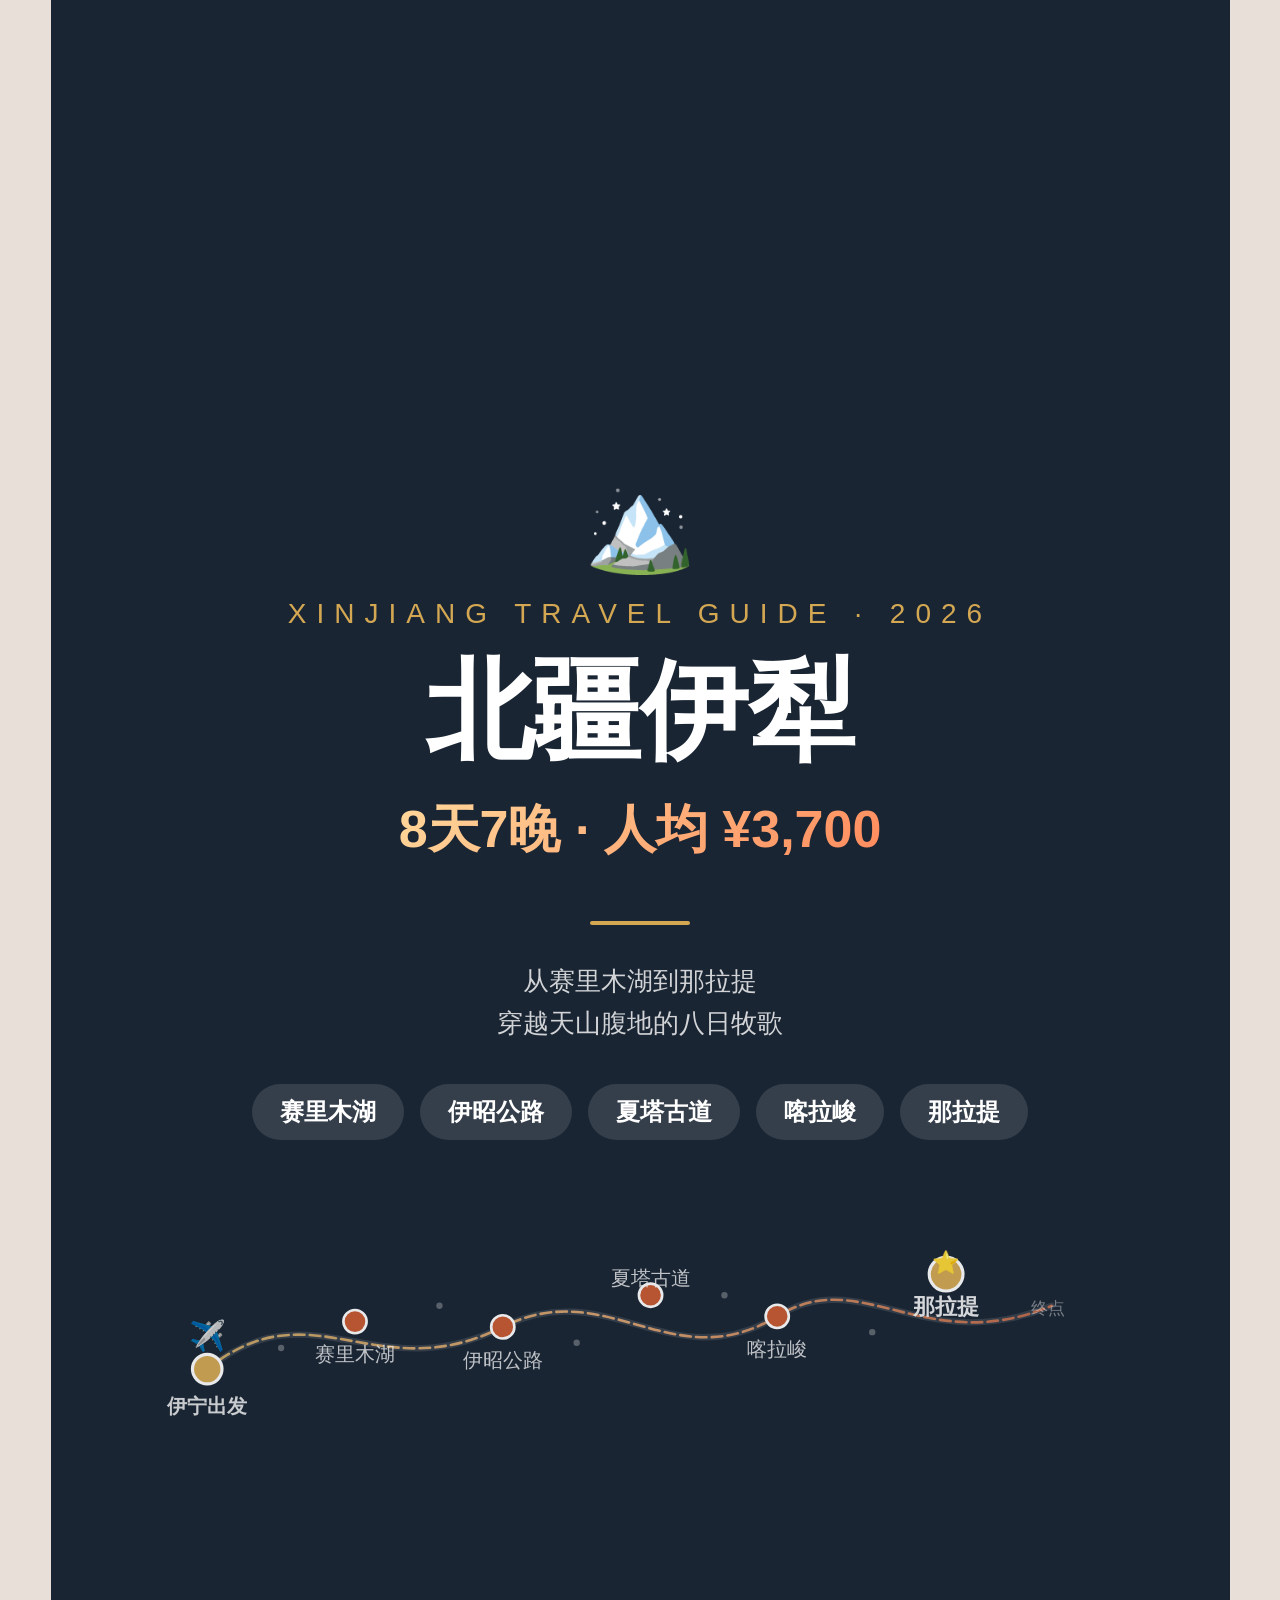
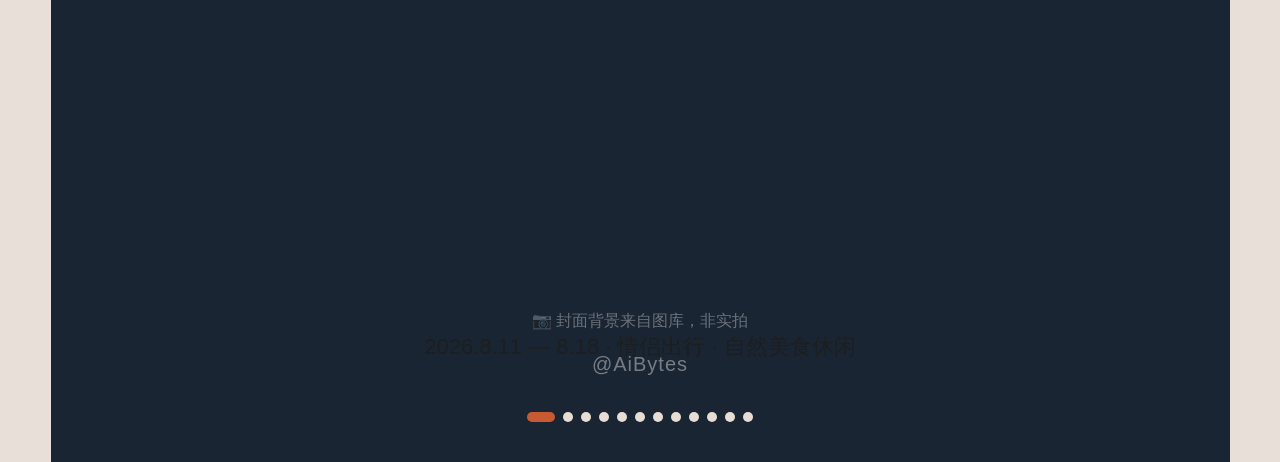
<file: travel-skill/examples/xinjiang/xiaohongshu/01-cover.html>
<!DOCTYPE html>
<html lang="zh-CN">
<head>
<meta charset="UTF-8"><title>北疆伊犁 · 八日牧歌</title>
<link rel="stylesheet" href="shared.css">
<style>
  body { background: #1A2533; }
  .cover-bg-img {
    position: absolute; inset: 0;
    background: url('https://images.pexels.com/photos/17804518/pexels-photo-17804518.jpeg?auto=compress&cs=tinysrgb&w=1200') center/cover no-repeat;
  }
  .cover-overlay-strong {
    position: absolute; inset: 0;
    background: linear-gradient(180deg, rgba(26,37,51,0.15) 0%, rgba(26,37,51,0.65) 50%, rgba(26,37,51,0.92) 100%);
  }
  .hero-icon { font-size: 90px; margin-bottom: 20px; }
  .divider { width: 100px; height: 4px; background: var(--gold); margin: 36px auto; border-radius: 2px; }
  .route-map { margin: 40px auto 0; width: 950px; height: 240px; opacity: 0.9; }
  .bottom-bar { position: absolute; bottom: 100px; left: 0; right: 0; text-align: center; z-index: 3; }
</style>
</head>
<body>
<div class="card">
  <div class="cover-bg-img"></div>
  <div class="cover-overlay-strong"></div>

  <div class="cover-content" style="position:relative;z-index:2;">
    <div class="hero-icon">🏔️</div>
    <div class="cover-tagline">XINJIANG TRAVEL GUIDE · 2026</div>
    <div class="cover-title">北疆伊犁</div>
    <div class="cover-hook">8天7晚 · 人均 ¥3,700</div>
    <div class="divider"></div>
    <div class="cover-sub">从赛里木湖到那拉提<br>穿越天山腹地的八日牧歌</div>
    <div class="cover-tags">
      <span>赛里木湖</span><span>伊昭公路</span><span>夏塔古道</span><span>喀拉峻</span><span>那拉提</span>
    </div>

    <svg class="route-map" viewBox="0 0 900 200" xmlns="http://www.w3.org/2000/svg">
      <defs>
        <linearGradient id="rg" x1="0%" y1="0%" x2="100%" y2="0%">
          <stop offset="0%" stop-color="#D4A853"/>
          <stop offset="50%" stop-color="#E8A060"/>
          <stop offset="100%" stop-color="#C85A32"/>
        </linearGradient>
      </defs>
      <!-- 主路线曲线 -->
      <path d="M 40,120 C 140,40 200,140 320,80 C 420,30 480,130 580,70 C 660,20 720,110 840,60"
            stroke="url(#rg)" stroke-width="2.5" fill="none"
            stroke-dasharray="10,5" stroke-linecap="round" opacity="0.9"/>
      <!-- 浅色底影路线 -->
      <path d="M 40,120 C 140,40 200,140 320,80 C 420,30 480,130 580,70 C 660,20 720,110 840,60"
            stroke="rgba(255,255,255,0.12)" stroke-width="6" fill="none"
            stroke-linecap="round"/>

      <!-- 起点：伊宁 ✈️ -->
      <circle cx="40" cy="120" r="14" fill="#D4A853" stroke="#fff" stroke-width="3"/>
      <text x="40" y="98" text-anchor="middle" fill="#D4A853" font-size="28">✈️</text>
      <text x="40" y="162" text-anchor="middle" fill="rgba(255,255,255,0.85)" font-size="19" font-weight="600">伊宁出发</text>

      <!-- 赛里木湖 -->
      <circle cx="180" cy="75" r="11" fill="#C85A32" stroke="#fff" stroke-width="2.5"/>
      <text x="180" y="112" text-anchor="middle" fill="rgba(255,255,255,0.8)" font-size="19">赛里木湖</text>

      <!-- 伊昭公路 -->
      <circle cx="320" cy="80" r="11" fill="#C85A32" stroke="#fff" stroke-width="2.5"/>
      <text x="320" y="118" text-anchor="middle" fill="rgba(255,255,255,0.8)" font-size="19">伊昭公路</text>

      <!-- 夏塔古道 -->
      <circle cx="460" cy="50" r="11" fill="#C85A32" stroke="#fff" stroke-width="2.5"/>
      <text x="460" y="40" text-anchor="middle" fill="rgba(255,255,255,0.8)" font-size="19">夏塔古道</text>

      <!-- 喀拉峻 -->
      <circle cx="580" cy="70" r="11" fill="#C85A32" stroke="#fff" stroke-width="2.5"/>
      <text x="580" y="108" text-anchor="middle" fill="rgba(255,255,255,0.8)" font-size="19">喀拉峻</text>

      <!-- 终点：那拉提 ⭐ -->
      <circle cx="740" cy="30" r="16" fill="#D4A853" stroke="#fff" stroke-width="3"/>
      <text x="740" y="26" text-anchor="middle" fill="#fff" font-size="21">⭐</text>
      <text x="740" y="68" text-anchor="middle" fill="rgba(255,255,255,0.9)" font-size="21" font-weight="700">那拉提</text>
      <text x="820" y="68" text-anchor="start" fill="rgba(255,255,255,0.45)" font-size="16">终点</text>

      <!-- 小装饰点：沿路散布 -->
      <circle cx="110" cy="100" r="3" fill="rgba(255,255,255,0.3)"/>
      <circle cx="260" cy="60" r="3" fill="rgba(255,255,255,0.3)"/>
      <circle cx="390" cy="95" r="3" fill="rgba(255,255,255,0.3)"/>
      <circle cx="530" cy="50" r="3" fill="rgba(255,255,255,0.3)"/>
      <circle cx="670" cy="85" r="3" fill="rgba(255,255,255,0.3)"/>
    </svg>
  </div>

  <div style="position:absolute;bottom:130px;left:0;right:0;text-align:center;z-index:3;font-size:16px;color:rgba(255,255,255,0.35);">📷 封面背景来自图库，非实拍</div>
  <div class="bottom-bar"><div class="cover-footer">2026.8.11 — 8.18 · 情侣出行 · 自然美食休闲</div></div>
  <div class="sig" style="position:relative;z-index:3;color:rgba(255,255,255,0.4);">@AiBytes</div>
  <div class="progress" style="position:relative;z-index:3;"><span class="active"></span><span></span><span></span><span></span><span></span><span></span><span></span><span></span><span></span><span></span><span></span><span></span></div>
</div>
</body>
</html>
</file>
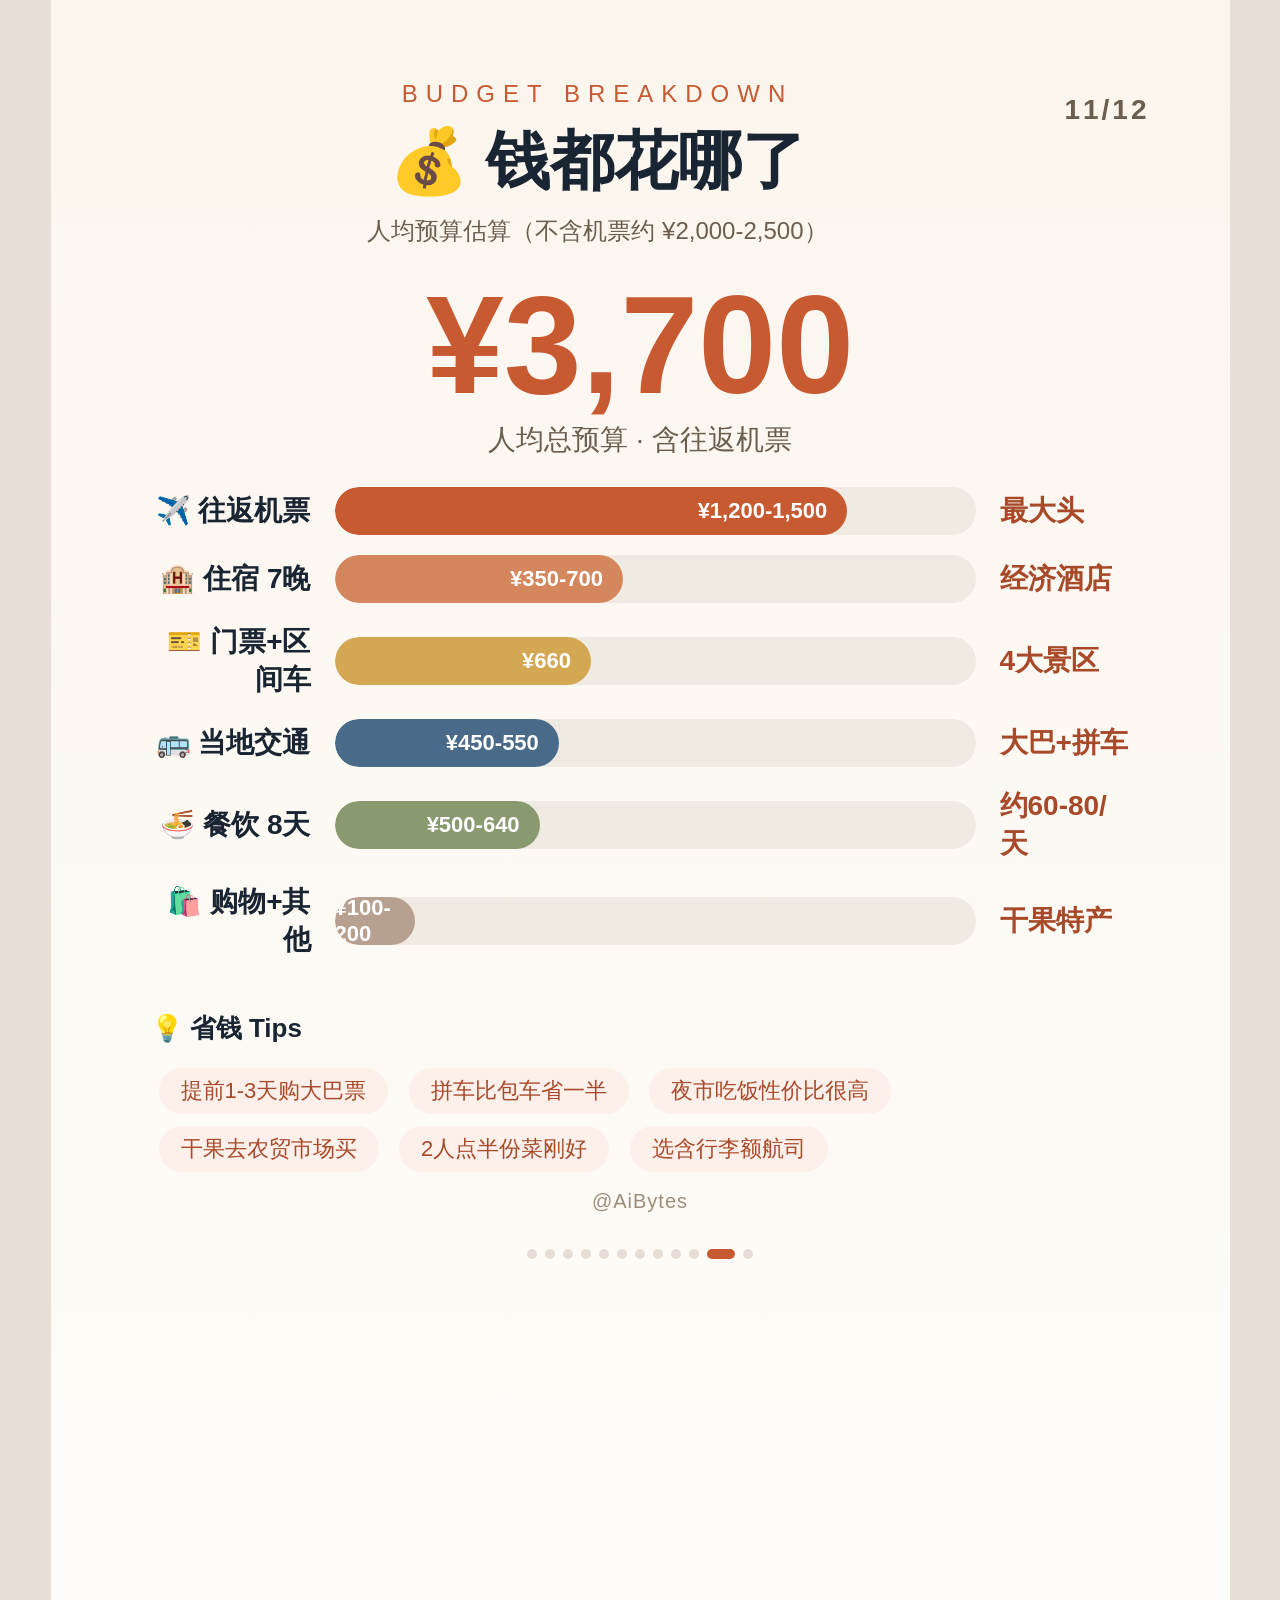
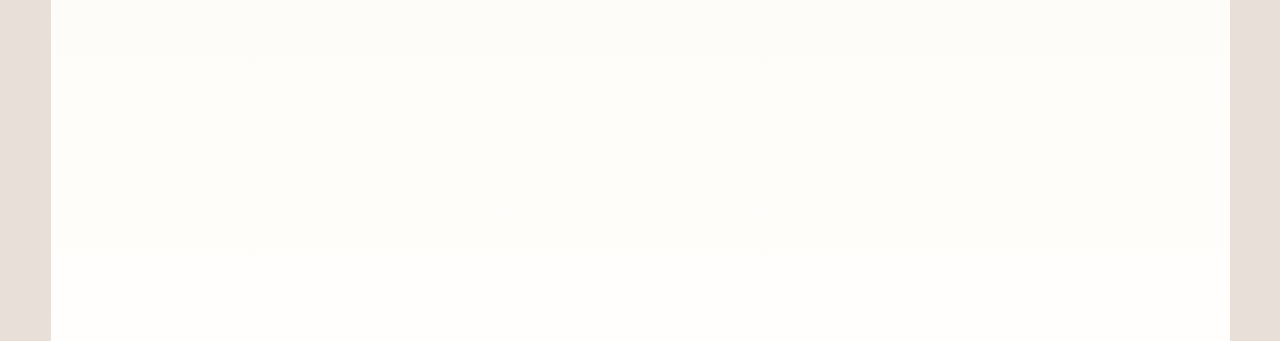
<file: travel-skill/examples/xinjiang/xiaohongshu/11-budget.html>
<!DOCTYPE html>
<html lang="zh-CN">
<head>
<meta charset="UTF-8"><title>预算一览</title>
<link rel="stylesheet" href="shared.css">
<style>body{background:linear-gradient(180deg,#FBF5ED 0%,#FFFEFC 100%)}</style>
</head>
<body>
<div class="card">
  <div class="day-header">
    <div class="day-header-left">
      <div class="budget-header" style="padding:0;">
        <div class="bh-label">BUDGET BREAKDOWN</div>
        <div class="bh-title">💰 钱都花哪了</div>
        <div class="bh-sub">人均预算估算（不含机票约 ¥2,000-2,500）</div>
      </div>
    </div>
    <div class="day-pn">11/12</div>
  </div>

  <div class="total-badge">
    <div class="tb-num">¥3,700</div>
    <div class="tb-label">人均总预算 · 含往返机票</div>
  </div>

  <div class="bars-section">
    <div class="bar-row"><div class="bar-label">✈️ 往返机票</div><div class="bar-track"><div class="bar-fill c1">¥1,200-1,500</div></div><div class="bar-amount">最大头</div></div>
    <div class="bar-row"><div class="bar-label">🏨 住宿 7晚</div><div class="bar-track"><div class="bar-fill c2">¥350-700</div></div><div class="bar-amount">经济酒店</div></div>
    <div class="bar-row"><div class="bar-label">🎫 门票+区间车</div><div class="bar-track"><div class="bar-fill c3">¥660</div></div><div class="bar-amount">4大景区</div></div>
    <div class="bar-row"><div class="bar-label">🚌 当地交通</div><div class="bar-track"><div class="bar-fill c4">¥450-550</div></div><div class="bar-amount">大巴+拼车</div></div>
    <div class="bar-row"><div class="bar-label">🍜 餐饮 8天</div><div class="bar-track"><div class="bar-fill c5">¥500-640</div></div><div class="bar-amount">约60-80/天</div></div>
    <div class="bar-row"><div class="bar-label">🛍️ 购物+其他</div><div class="bar-track"><div class="bar-fill c6">¥100-200</div></div><div class="bar-amount">干果特产</div></div>
  </div>

  <div class="tips-section">
    <h4>💡 省钱 Tips</h4>
    <span class="tip-row">提前1-3天购大巴票</span>
    <span class="tip-row">拼车比包车省一半</span>
    <span class="tip-row">夜市吃饭性价比很高</span>
    <span class="tip-row">干果去农贸市场买</span>
    <span class="tip-row">2人点半份菜刚好</span>
    <span class="tip-row">选含行李额航司</span>
  </div>

  <div class="sig">@AiBytes</div>
  <div class="progress"><span></span><span></span><span></span><span></span><span></span><span></span><span></span><span></span><span></span><span></span><span class="active"></span><span></span></div>
</div>
</body>
</html>
</file>
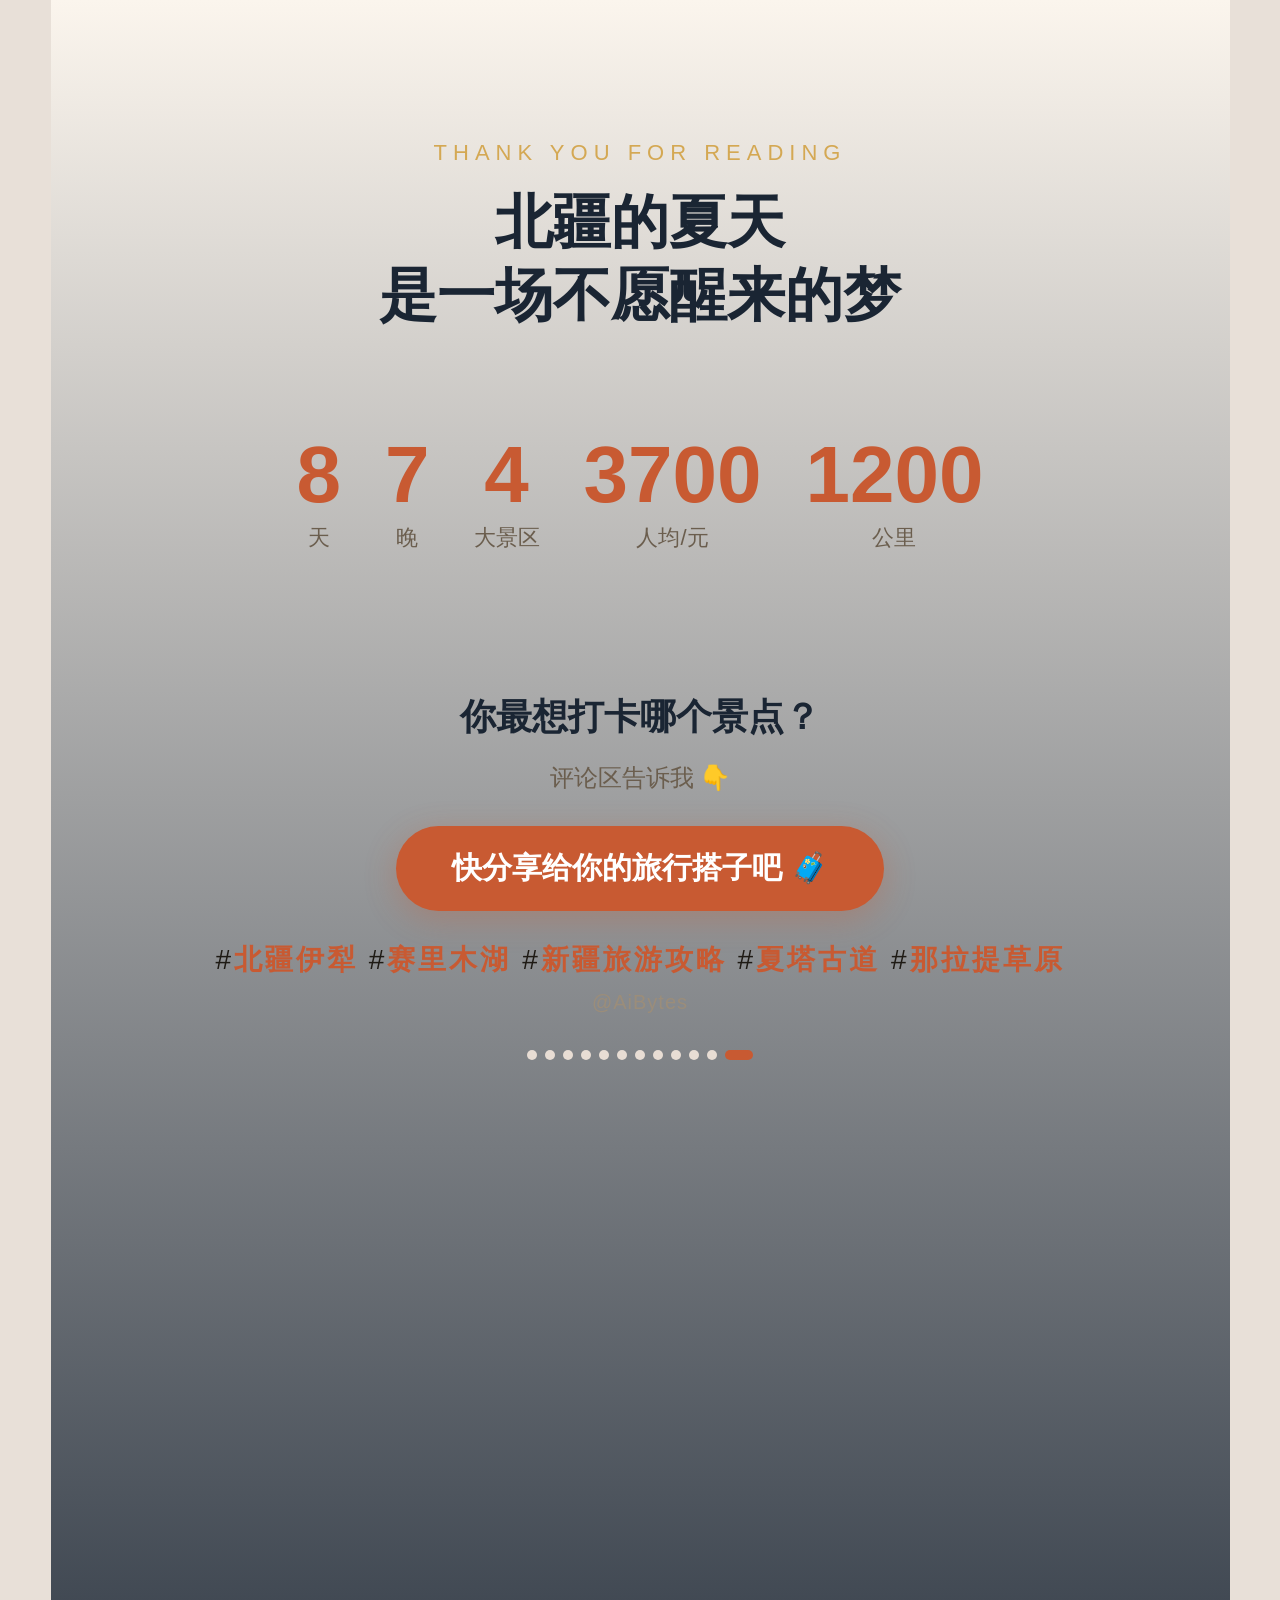
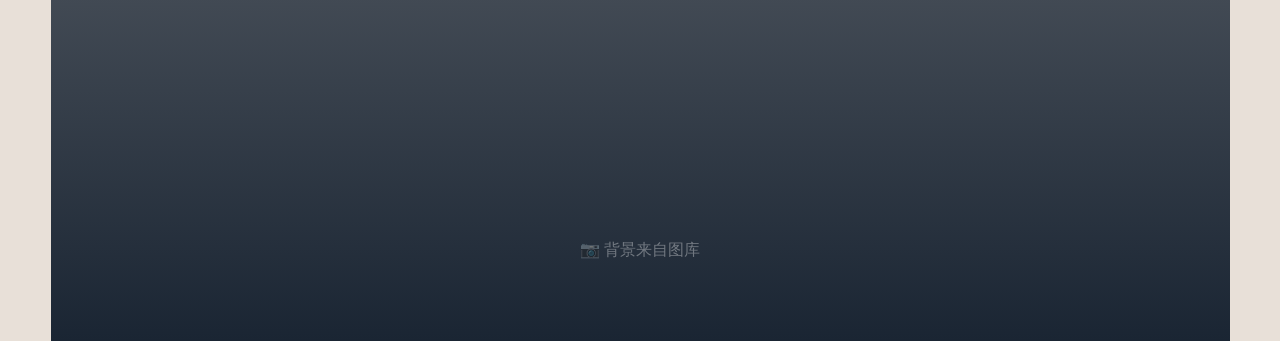
<file: travel-skill/examples/xinjiang/xiaohongshu/12-ending.html>
<!DOCTYPE html>
<html lang="zh-CN">
<head>
<meta charset="UTF-8"><title>北疆伊犁 · 结尾</title>
<link rel="stylesheet" href="shared.css">
<style>
  body { background: linear-gradient(180deg, #FBF5ED 0%, #1A2533 100%); }
  .ending-bg-img {
    position: absolute; inset: 0;
    background: url('https://images.pexels.com/photos/25841505/pexels-photo-25841505.jpeg?auto=compress&cs=tinysrgb&w=1200') center/cover no-repeat;
    opacity: 0.18;
  }
  .top-section { padding-top: 140px; position: relative; z-index: 2; text-align: center; }
  .mid-section { padding-top: 56px; position: relative; z-index: 2; }
  .bot-section { padding-top: 80px; text-align: center; position: relative; z-index: 2; }
  .tags-line { font-size: 28px; margin-top: 36px; letter-spacing: 3px; }
  .tags-line span { color: var(--clay); font-weight: 700; }
</style>
</head>
<body>
<div class="card">
  <div class="ending-bg-img"></div>
  <div style="position:absolute;bottom:80px;left:0;right:0;text-align:center;z-index:3;font-size:16px;color:rgba(255,255,255,0.35);">📷 背景来自图库</div>

  <div class="top-section">
    <div style="font-size:22px;color:var(--gold);letter-spacing:6px;margin-bottom:20px;">THANK YOU FOR READING</div>
    <div class="ending-quote" style="font-size:58px;">北疆的夏天<br>是一场不愿醒来的梦</div>
  </div>

  <div class="mid-section">
    <div class="ending-stats" style="justify-content:center;">
      <div class="ending-stat"><div class="num">8</div><div class="label">天</div></div>
      <div class="ending-stat"><div class="num">7</div><div class="label">晚</div></div>
      <div class="ending-stat"><div class="num">4</div><div class="label">大景区</div></div>
      <div class="ending-stat"><div class="num">3700</div><div class="label">人均/元</div></div>
      <div class="ending-stat"><div class="num">1200</div><div class="label">公里</div></div>
    </div>
  </div>

  <div class="bot-section">
    <div class="ending-cta">你最想打卡哪个景点？</div>
    <div class="ending-cta-sub" style="margin-bottom:32px;">评论区告诉我 👇</div>
    <div class="cta-box">快分享给你的旅行搭子吧 🧳</div>
    <div class="tags-line" style="margin-top:30px;">
      #<span>北疆伊犁</span> #<span>赛里木湖</span> #<span>新疆旅游攻略</span> #<span>夏塔古道</span> #<span>那拉提草原</span>
    </div>
  </div>

  <div class="sig" style="position:relative;z-index:3;">@AiBytes</div>
  <div class="progress" style="position:relative;z-index:3;"><span></span><span></span><span></span><span></span><span></span><span></span><span></span><span></span><span></span><span></span><span></span><span class="active"></span></div>
</div>
</body>
</html>
</file>
<file: travel-skill/examples/xinjiang/xiaohongshu/shared.css>
/* ═══════════════════════════════════════
   Xiaohongshu Cards — Shared Styles
   1179 × 1941px fixed canvas, scrollable
   ═══════════════════════════════════════ */

:root {
  --clay: #C85A32; --clay-d: #A84A2A; --clay-l: #FDF0EA;
  --ink: #1A2533; --ink-l: #3A4A5E;
  --gold: #D4A853; --gold-l: #FAF1E0;
  --cream: #FBF5ED; --white: #FFFEFC;
  --border: #E8DDD4; --border-l: #F0E8DC;
  --text: #1E1A14; --muted: #6B5E4E; --light: #9B8D7A;
  --meal: #C85A32; --transit: #4A6A8A; --event: #D4A853;
  --w: 1179px; --h: 1941px;
}

* { margin: 0; padding: 0; box-sizing: border-box; }

html { background: #E8E0D8; }
body {
  width: var(--w); min-height: var(--h); margin: 0 auto;
  font-family: "PingFang SC", "Hiragino Sans GB", "Microsoft YaHei", "Noto Serif SC", sans-serif;
  color: var(--text); background: var(--white);
  position: relative; -webkit-font-smoothing: antialiased;
}

/* ─── Card Container ─── */
.card {
  width: var(--w); min-height: var(--h); position: relative;
  display: flex; flex-direction: column;
}

/* ─── Progress Dots ─── */
.progress {
  display: flex; gap: 8px; justify-content: center; padding: 28px 0 40px;
}
.progress span {
  width: 10px; height: 10px; border-radius: 50%; background: var(--border);
  flex-shrink: 0;
}
.progress span.active { background: var(--clay); width: 28px; border-radius: 5px; }

/* ─── Screenshot Hint ─── */
.sh {
  text-align: center; padding: 12px 0 20px; font-size: 15px; color: var(--light);
  letter-spacing: 2px; flex-shrink: 0;
}

/* ─── Watermark ─── */
.wm {
  text-align: center; padding: 16px 0 40px; font-size: 15px; color: var(--light);
  letter-spacing: 1px; flex-shrink: 0;
}

/* ─── Day Header ─── */
.day-header {
  padding: 80px 80px 0 80px; flex-shrink: 0;
  display: flex; justify-content: space-between; align-items: flex-start;
}
.day-header-left { flex: 1; }
.day-num-watermark {
  font-size: 200px; font-weight: 900; line-height: 1;
  color: var(--clay); opacity: 0.07; position: absolute; top: 20px; left: 40px;
  z-index: 0; pointer-events: none;
}
.day-pn {
  font-size: 28px; font-weight: 700; color: var(--muted); letter-spacing: 3px;
  white-space: nowrap; padding-top: 14px; flex-shrink: 0;
}
.day-label {
  font-size: 30px; font-weight: 700; color: var(--clay);
  letter-spacing: 8px; text-transform: uppercase; margin-bottom: 10px;
}
.day-title {
  font-size: 72px; font-weight: 900; color: var(--ink);
  line-height: 1.1; letter-spacing: -0.5px;
}
.day-meta {
  display: flex; gap: 24px; margin-top: 22px; align-items: center; flex-wrap: wrap;
}

/* ─── Tag Pills ─── */
.tag {
  display: inline-block; padding: 10px 26px; border-radius: 100px;
  font-size: 22px; font-weight: 600;
}
.tag-wx-s { background: #FEF6E8; color: #C97A20; }
.tag-wx-c { background: #EEF2F8; color: #4A6290; }

/* ─── Timeline Bracket Cards ─── */
.timeline {
  display: flex; flex-direction: column; gap: 16px;
  padding: 40px 80px 0 80px; flex-shrink: 0;
}
.tl-row {
  display: grid; grid-template-columns: 120px 1fr; gap: 20px; align-items: start;
  padding: 22px 28px; border-radius: 16px;
  border-left: 6px solid var(--border-l); background: #fefaf7;
  font-size: 28px; line-height: 1.6;
}
.tl-row.meal { border-left-color: var(--meal); background: linear-gradient(90deg, rgba(200,90,50,0.05), rgba(200,90,50,0.01)); }
.tl-row.transit { border-left-color: var(--transit); background: linear-gradient(90deg, rgba(74,106,138,0.05), rgba(74,106,138,0.01)); }
.tl-row.free { border-left-color: var(--gold); background: linear-gradient(90deg, rgba(212,168,83,0.06), rgba(212,168,83,0.01)); }
.tl-time { font-weight: 700; color: var(--clay-d); font-size: 30px; white-space: nowrap; }
.tl-body strong { display: block; color: var(--ink); margin-bottom: 4px; font-size: 28px; }
.tl-body .tl-note { font-size: 22px; color: var(--muted); }

/* ─── Key-Time Badge ─── */
.kt {
  display: inline-block; padding: 6px 18px; border-radius: 100px;
  font-weight: 700; font-size: 22px;
}
.kt.m { background: #FDE8DE; color: var(--clay-d); }
.kt.t { background: #E8EDF4; color: #4A6A8A; }
.kt.e { background: var(--gold-l); color: #7A5F18; }

/* ─── Attraction Card ─── */
.attr {
  padding: 40px 80px; flex-shrink: 0;
  display: grid; grid-template-columns: 1fr 1fr; gap: 40px;
}
.attr-img {
  width: 100%; height: 480px; object-fit: cover; border-radius: 16px;
  border: 1px solid var(--border-l);
}
.attr-info h4 { font-size: 40px; color: var(--clay-d); margin-bottom: 16px; }
.attr-info p { font-size: 26px; color: var(--muted); line-height: 1.8; }
.attr-meta { display: flex; flex-wrap: wrap; gap: 12px; margin: 16px 0; }
.attr-meta em {
  background: var(--clay-l); padding: 8px 22px; border-radius: 100px;
  font-size: 20px; color: var(--muted); font-style: normal;
}
.img-cap { display: block; font-size: 19px; color: var(--light); margin-top: 10px; }

/* ─── Signature ─── */
.sig {
  text-align: center; padding: 12px 0 8px; flex-shrink: 0;
  font-size: 20px; color: var(--light); letter-spacing: 1px;
}

/* ─── Rainy Block ─── */
.rainy {
  margin: 0 80px; padding: 18px 28px; flex-shrink: 0;
  border: 1px dashed #D0D8E0; background: #F8FAFC;
  border-radius: 12px; font-size: 22px; color: var(--muted);
}
.rainy strong { color: var(--ink); }

/* ─── Cover-specific ─── */
.cover-bg {
  position: absolute; inset: 0; width: 100%; height: 100%; object-fit: cover;
}
.cover-overlay {
  position: absolute; inset: 0;
  background: linear-gradient(180deg, rgba(26,37,51,0.3) 0%, rgba(26,37,51,0.7) 45%, rgba(26,37,51,0.95) 100%);
}
.cover-content {
  position: relative; z-index: 2; display: flex; flex-direction: column;
  align-items: center; justify-content: center; height: 1941px; padding: 80px;
  color: #fff; text-align: center;
}
.cover-tagline {
  font-size: 28px; font-weight: 500; letter-spacing: 10px;
  color: var(--gold); margin-bottom: 24px; text-transform: uppercase;
}
.cover-title {
  font-size: 108px; font-weight: 900; line-height: 1.05; letter-spacing: -1px;
  margin-bottom: 28px;
}
.cover-hook {
  font-size: 52px; font-weight: 700; margin-bottom: 20px;
  background: linear-gradient(135deg, #FFD89B, #FF8A5C); -webkit-background-clip: text;
  -webkit-text-fill-color: transparent; background-clip: text;
}
.cover-sub {
  font-size: 26px; opacity: 0.8; margin-bottom: 40px; line-height: 1.6;
}
.cover-tags {
  display: flex; flex-wrap: wrap; justify-content: center; gap: 16px; margin-bottom: 48px;
}
.cover-tags span {
  background: rgba(255,255,255,0.12); backdrop-filter: blur(8px);
  padding: 12px 28px; border-radius: 100px; font-size: 24px; font-weight: 600;
}
.cover-footer {
  font-size: 22px; opacity: 0.6;
}

/* ─── Ending-specific ─── */
.ending-bg-img {
  position: absolute; inset: 0; width: 100%; height: 100%; object-fit: cover; opacity: 0.18;
}
.ending-content {
  position: relative; z-index: 2; display: flex; flex-direction: column;
  align-items: center; justify-content: center; height: 1941px; padding: 80px 100px;
  text-align: center;
}
.ending-quote {
  font-size: 68px; font-weight: 900; color: var(--ink);
  line-height: 1.25; margin-bottom: 48px;
}
.ending-stats {
  display: flex; gap: 44px; margin-bottom: 60px;
}
.ending-stat { text-align: center; }
.ending-stat .num { font-size: 80px; font-weight: 900; color: var(--clay); line-height: 1; }
.ending-stat .label { font-size: 22px; color: var(--muted); margin-top: 8px; }
.ending-cta { font-size: 36px; font-weight: 700; color: var(--ink); margin-bottom: 20px; }
.ending-cta-sub { font-size: 24px; color: var(--muted); margin-bottom: 48px; }
.cta-box {
  display: inline-block; background: var(--clay); color: #fff;
  padding: 22px 56px; border-radius: 100px; font-size: 30px; font-weight: 700;
  box-shadow: 0 8px 32px rgba(200,90,50,0.3);
}

/* ─── Food Grid ─── */
.food-header { padding: 80px 80px 40px; flex-shrink: 0; }
.food-header .fh-label { font-size: 24px; color: var(--gold); letter-spacing: 8px; margin-bottom: 10px; }
.food-header .fh-title { font-size: 68px; font-weight: 900; margin-bottom: 10px; }
.food-header .fh-sub { font-size: 24px; opacity: 0.7; }
.food-grid-dark {
  display: grid; grid-template-columns: 1fr 1fr; gap: 20px;
  padding: 0 80px 32px 80px; flex-shrink: 0;
}
.food-card {
  display: flex; gap: 20px; padding: 24px; border-radius: 16px;
  background: rgba(255,255,255,0.06); border: 1px solid rgba(255,255,255,0.1);
  align-items: center;
}
.food-card img { width: 130px; height: 130px; object-fit: cover; border-radius: 12px; flex-shrink: 0; }
.food-card h4 { font-size: 26px; margin-bottom: 4px; }
.food-card .fc-day { font-size: 18px; color: var(--gold); margin-bottom: 6px; }
.food-card .fc-dish { font-size: 20px; opacity: 0.85; }
.food-card .fc-price { font-size: 19px; opacity: 0.6; margin-top: 4px; }
.food-bottom { padding: 20px 80px 0; flex-shrink: 0; text-align: center; font-size: 24px; opacity: 0.6; }

/* ─── Budget Bars ─── */
.budget-header { padding: 100px 100px 16px; flex-shrink: 0; text-align: center; }
.budget-header .bh-label { font-size: 24px; color: var(--clay); letter-spacing: 8px; margin-bottom: 10px; }
.budget-header .bh-title { font-size: 64px; font-weight: 900; color: var(--ink); margin-bottom: 10px; }
.budget-header .bh-sub { font-size: 24px; color: var(--muted); }
.total-badge { text-align: center; padding: 28px 0; flex-shrink: 0; }
.total-badge .tb-num { font-size: 140px; font-weight: 900; color: var(--clay); line-height: 1; }
.total-badge .tb-label { font-size: 28px; color: var(--muted); margin-top: 6px; }
.bars-section { padding: 0 100px 20px; flex-shrink: 0; }
.bar-row { display: grid; grid-template-columns: 160px 1fr 130px; gap: 24px; align-items: center; margin-bottom: 20px; }
.bar-label { font-size: 28px; font-weight: 600; color: var(--ink); text-align: right; }
.bar-track { height: 48px; background: #f0ebe2; border-radius: 100px; overflow: hidden; }
.bar-fill { height: 100%; border-radius: 100px; display: flex; align-items: center; justify-content: flex-end; padding-right: 20px; font-size: 22px; font-weight: 700; color: #fff; min-width: 80px; }
.bar-amount { font-size: 28px; font-weight: 700; color: var(--clay-d); }
.bar-fill.c1 { background: var(--clay); width: 80%; }
.bar-fill.c2 { background: #D4875C; width: 45%; }
.bar-fill.c3 { background: #D4A853; width: 40%; }
.bar-fill.c4 { background: #4A6A8A; width: 35%; }
.bar-fill.c5 { background: #8A9A70; width: 32%; }
.bar-fill.c6 { background: #B8A090; width: 10%; }
.tips-section { padding: 12px 100px 0; flex-shrink: 0; }
.tips-section h4 { font-size: 26px; color: var(--ink); margin-bottom: 16px; }
.tip-row { display: inline-block; background: var(--clay-l); padding: 8px 22px; border-radius: 100px; font-size: 22px; color: var(--clay-d); margin: 6px 8px; }
</file>
